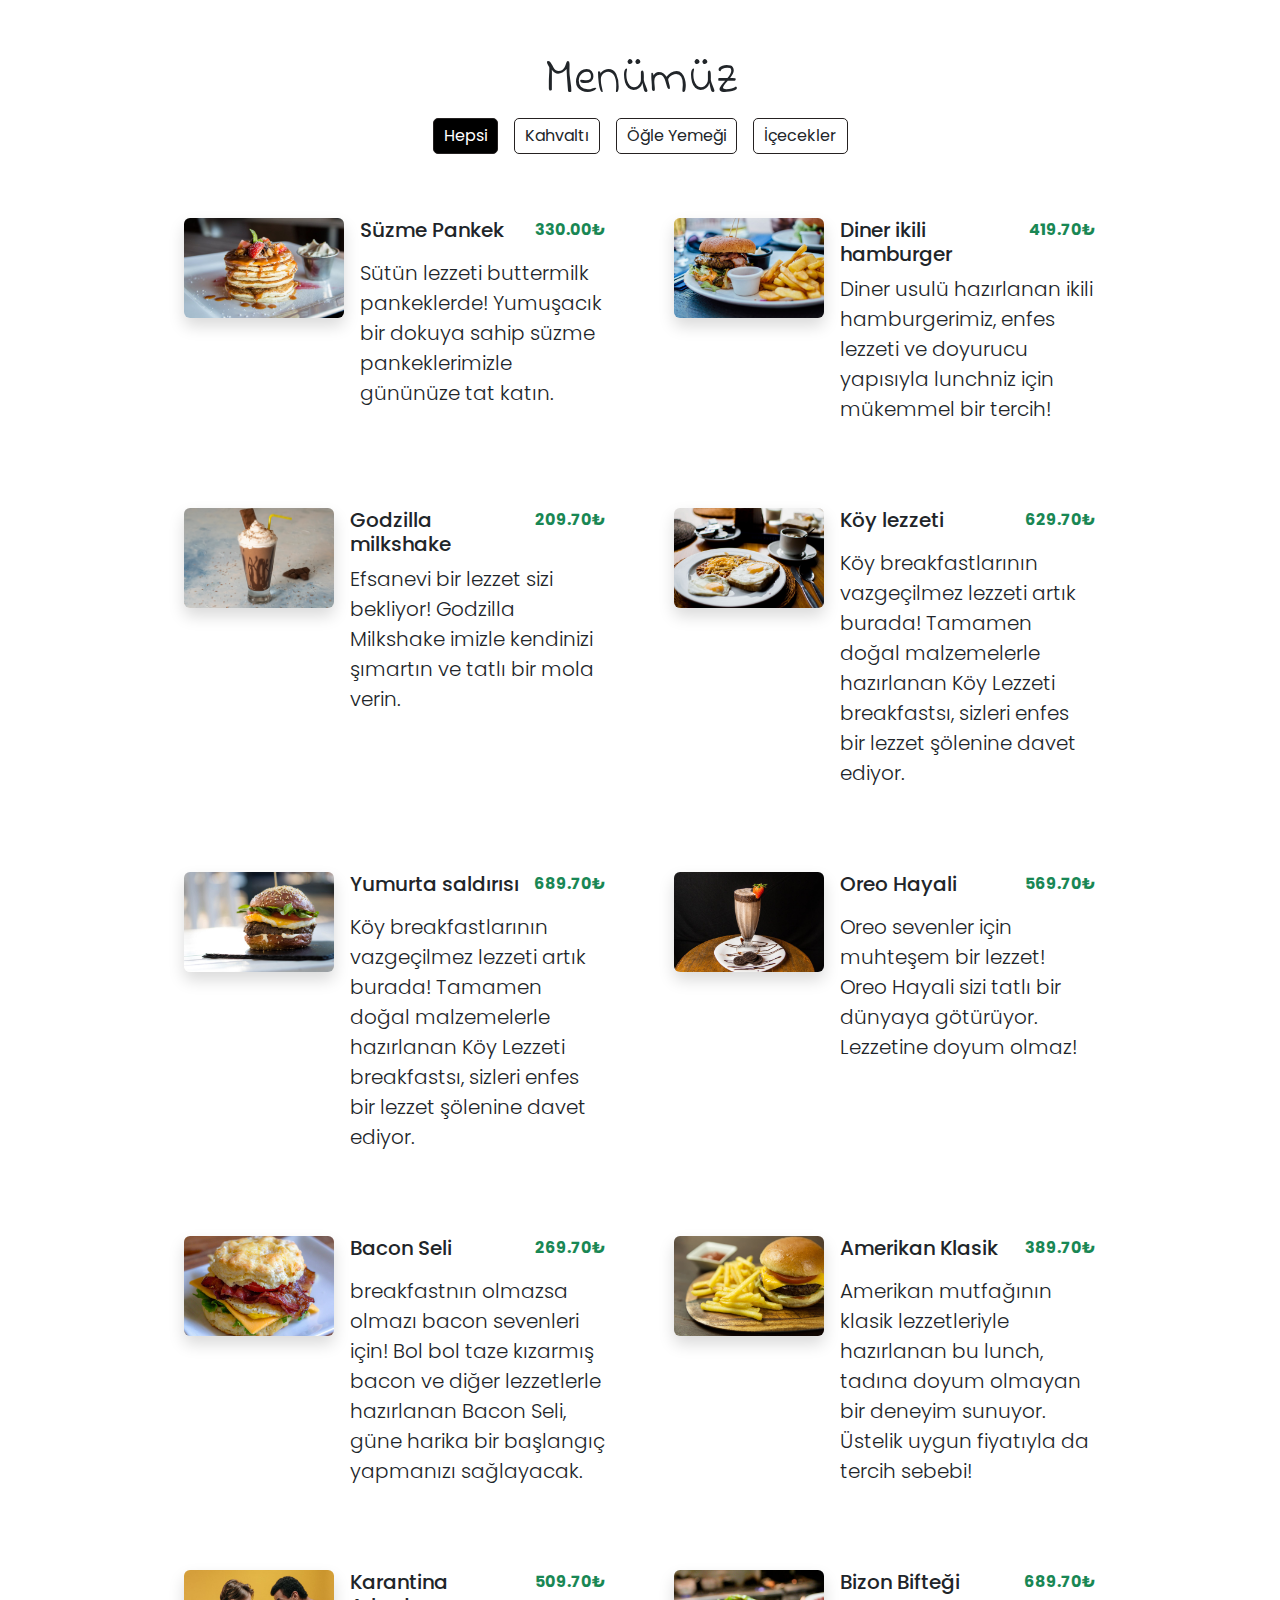
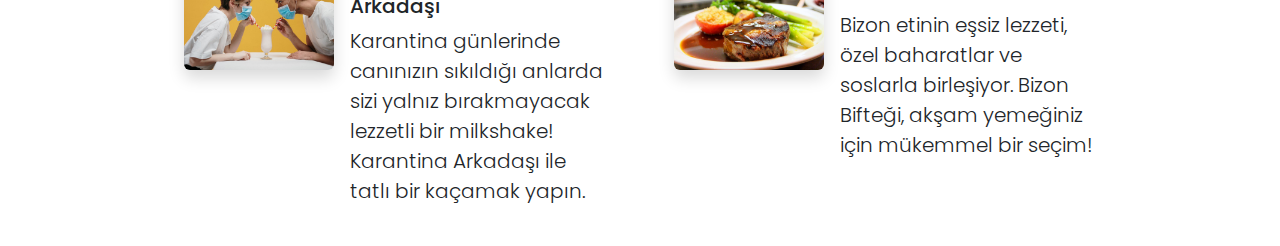
<file: index.html>
<!DOCTYPE html>
<html lang="en">
  <head>
    <meta charset="UTF-8" />
    <meta name="viewport" content="width=device-width, initial-scale=1.0" />
    <title>QR-Menu</title>
    <!-- Bootstrap Link -->
    <link
      href="https://cdn.jsdelivr.net/npm/bootstrap@5.3.3/dist/css/bootstrap.min.css"
      rel="stylesheet"
    />
    <!-- CSS  Link -->
    <link rel="stylesheet" href="style/style.css" />
  </head>
  <body>
    <!-- ! Başlık -->
    <h1 class="heading">Menümüz</h1>
    <!-- ! Kategoriler -->
    <div id="buttons" class="d-flex justify-content-center gap-3">
      <div>
        <label for="all">Hepsi</label>
        <input type="radio" name="cat" id="all" checked />
      </div>
      <div>
        <label for="breakfast">Kahvaltı</label>
        <input type="radio" name="cat" id="breakfast" />
      </div>
      <div>
        <label for="lunch">Öğle Yemeği</label>
        <input type="radio" name="cat" id="lunch" />
      </div>
      <div>
        <label for="shakes">İçecekler</label>
        <input type="radio" name="cat" id="shakes" />
      </div>
    </div>
    <!-- ! Menu -->
    <div id="menu-list"></div>

    <!-- Javascript Link -->
    <script src="js/main.js" type="module"></script>
  </body>
</html>
</file>
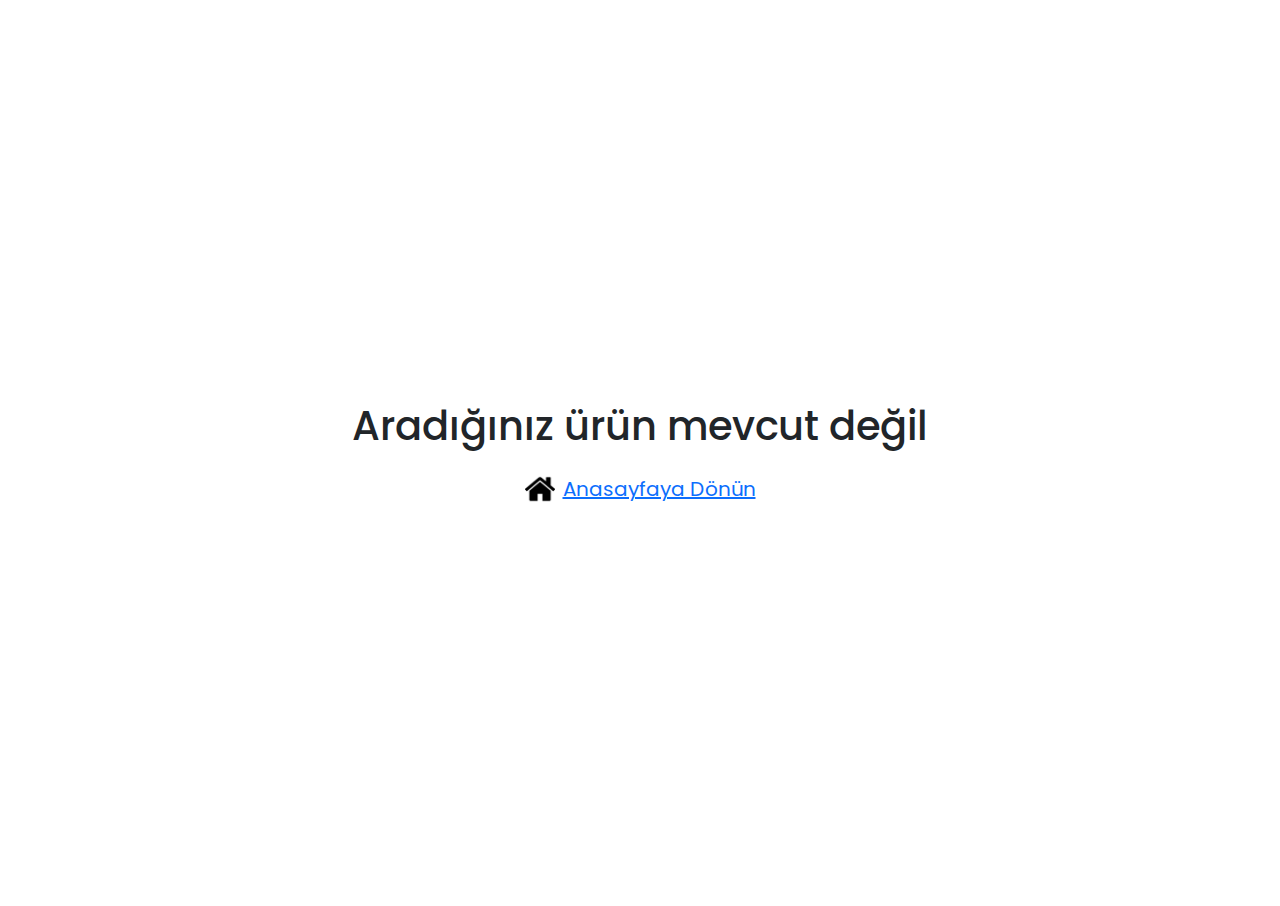
<file: detail.html>
<!DOCTYPE html>
<html lang="en">
  <head>
    <meta charset="UTF-8" />
    <meta name="viewport" content="width=device-width, initial-scale=1.0" />
    <title>QR-Menu Detay</title>
    <!-- Bootstrap Link -->
    <link
      href="https://cdn.jsdelivr.net/npm/bootstrap@5.3.3/dist/css/bootstrap.min.css"
      rel="stylesheet"
    />
    <!-- CSS  Link -->
    <link rel="stylesheet" href="style/style.css" />
  </head>
  <body>
    <div
      id="outlet"
      style="max-width: 900px"
      class="container my-5 d-flex flex-column gap-4 px-5"
    ></div>
    <script src="js/detail.js" type="module"></script>
  </body>
</html>
</file>
<file: style/style.css>
/* Google Fonts */
@import url("https://fonts.googleapis.com/css2?family=Indie+Flower&family=Poppins:ital,wght@0,100;0,200;0,300;0,400;0,500;0,600;0,700;0,800;0,900;1,100;1,200;1,300;1,400;1,500;1,600;1,700;1,800;1,900&display=swap");

* {
  margin: 0;
  padding: 0;
  box-sizing: border-box;
}
body {
  font-family: "Poppins", sans-serif;
}
.heading {
  font-family: "Indie Flower", cursive;
  text-align: center;
  margin-top: 50px;
  font-size: 50px;
}
#menu-list {
  display: grid;
  grid-template-columns: repeat(auto-fit, minmax(400px, 1fr));
  padding: 40px 160px 0;
  justify-content: center;
  gap: 20px;
}
#card img {
  width: 160px;
  height: 100px;
  object-fit: cover;
}
#buttons {
  label {
    border: 1px solid rgb(37, 33, 33);
    padding: 5px 10px;
    border-radius: 5px;
    cursor: pointer;
    &:hover {
      background-color: black;
      color: white;
    }
  }
  input {
    display: none;
  }
  div:has(input:checked) label {
    background-color: black;
    color: white;
  }
}

@media (max-width: 768px) {
  #card {
    max-width: 400px;
  }
  #card img {
    width: 100%;
    height: 240px;
  }
}
</file>
